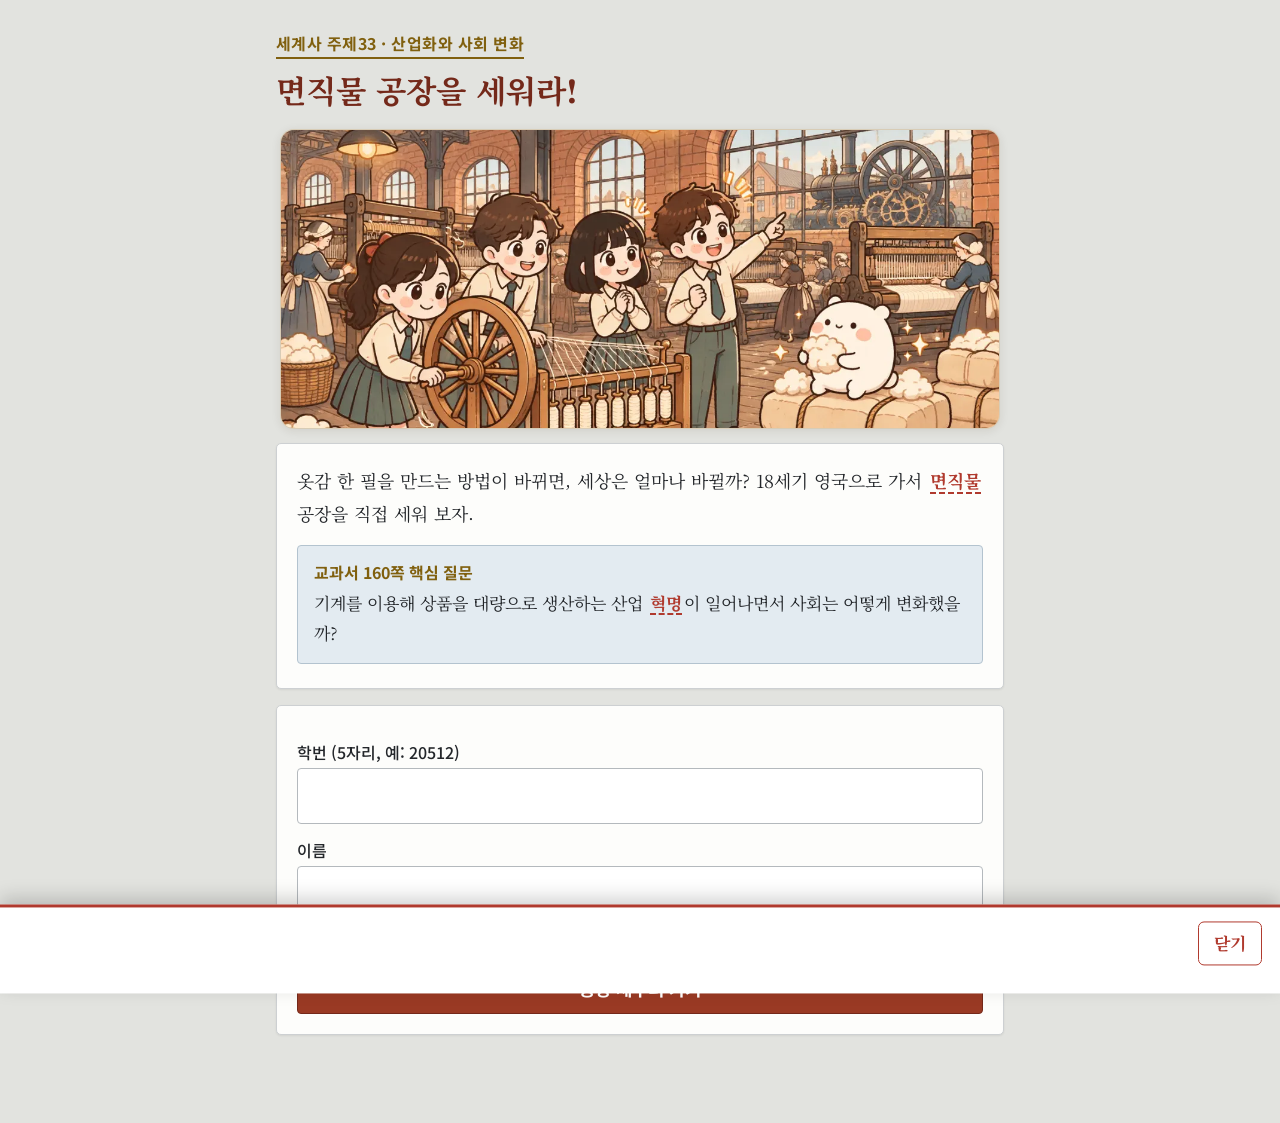
<file: index.html>
<!DOCTYPE html>
<html lang="ko">
<head>
<meta charset="UTF-8">
<!-- 포털 로그인 세션 자동 첨부(history26 v83) -->
<script>if(!/[?&]share=1/.test(location.search))document.write('<script src="https://hyonnie-t.github.io/history26/snippets/portal_auth.js"><\/script>');</script>
<meta name="viewport" content="width=device-width, initial-scale=1">
<title>면직물 공장을 세워라!</title>
<meta property="og:type" content="website">
<meta property="og:title" content="면직물 공장을 세워라!">
<meta property="og:image" content="https://hyonnie-t.github.io/IR-simulator/og-cover.jpg">
<meta property="og:image:width" content="1200">
<meta property="og:image:height" content="671">
<meta name="twitter:card" content="summary_large_image">
<link rel="preconnect" href="https://fonts.googleapis.com">
<link rel="preconnect" href="https://fonts.gstatic.com" crossorigin>
<link href="https://fonts.googleapis.com/css2?family=Noto+Serif+KR:wght@400;700&family=Noto+Sans+KR:wght@400;500;700&display=swap" rel="stylesheet">
<link rel="stylesheet" href="style.css?v=cover1">
</head>
<body>
<div id="previewBar" class="preview-bar" hidden>미리보기 모드 — 저장되지 않아</div>
<main class="page">
  <header class="book-head">
    <div class="eyebrow">세계사 주제33 · 산업화와 사회 변화</div>
    <h1 id="appTitle"></h1>
    <ol id="steps" class="steps" aria-label="진행 단계" hidden>
      <li data-k="ready">준비</li>
      <li data-k="machine">기계</li>
      <li data-k="move">운송</li>
      <li data-k="society">새 사회</li>
      <li data-k="wrap">마무리</li>
    </ol>
  </header>

  <!-- S0 도입 -->
  <section id="s0" class="screen">
    <figure class="cover-banner"><img src="cover.webp" width="1200" height="671" alt="" decoding="async"></figure>
    <div class="card">
      <p id="introQ" class="lead"></p>
      <blockquote class="textbook">
        <div id="coreLabel" class="box-label"></div>
        <p id="coreText"></p>
      </blockquote>
    </div>
    <div class="card">
      <label id="sidLabel" for="sid">학번 (5자리, 예: 20512)</label>
      <input id="sid" inputmode="numeric" maxlength="5" autocomplete="off">
      <label for="sname">이름</label>
      <input id="sname" autocomplete="off">
      <p id="startErr" class="err" role="alert"></p>
      <button id="startBtn" class="btn wide">공장 세우러 가기</button>
      <button id="recBtn" type="button" class="btn btn-ghost wide rec-open" hidden>내 기록 보기</button>
    </div>
    <div id="recBox" class="card" hidden>
      <p class="lead">이 기기에 남은 기록</p>
      <p class="note">이 브라우저에만 저장돼 있어. 다른 기기에서는 안 보이고, 브라우저 기록을 지우면 사라져.</p>
      <div id="recList"></div>
    </div>
  </section>

  <!-- S1 준비: 공장에 필요한 것 (160쪽) -->
  <section id="s1" class="screen" hidden>
    <div class="card">
      <div class="progress">1/4</div>
      <h2 id="s1Q"></h2>
      <label for="p1" id="s1GuessQ" class="q first"></label>
      <textarea id="p1" rows="1"></textarea>
    </div>
    <div class="card">
      <h3 id="s1MatchQ" class="first"></h3>
      <p id="s1How" class="note"></p>
      <details class="hint"><summary>💡 막막하면 힌트 보기</summary><p id="s1Hint"></p></details>
      <div class="tray">
        <div class="tray-label">공장에 필요한 것 낱말 카드</div>
        <div id="slotList" class="tag-list"></div>
      </div>
      <div class="fact-label">교과서 160쪽 문장 카드</div>
      <div id="factList" class="fact-list"></div>
      <p id="s1Msg" class="err" role="alert"></p>
      <button id="s1Check" class="btn wide">맞춰 보기</button>
    </div>
    <div id="s1Done" class="card" hidden>
      <blockquote class="textbook">
        <div id="s1DoneLabel" class="box-label"></div>
        <p id="s1DoneText"></p>
      </blockquote>
      <div class="sub-box">
        <div id="encLabel" class="box-label"></div>
        <p id="encText"></p>
      </div>
    </div>
    <div class="btn-row nav">
      <button id="s1Next" class="btn" disabled>다음: 기계 들이기</button>
    </div>
    <p id="s1Err" class="err" role="alert"></p>
  </section>

  <!-- S2 기계: 실 뽑기 + 방직기 (161쪽) -->
  <section id="s2" class="screen" hidden>
    <div class="card">
      <div class="progress">2/4</div>
      <p id="s2Q" class="lead"></p>
      <p id="s2Rule" class="note"></p>
      <div id="spinTabs" class="spin-tabs"></div>
      <div class="spin-stage">
        <div id="spinName" class="spin-name"></div>
        <p id="spinCap" class="spin-cap"></p>
        <div class="spin-row">
          <div class="spin-clock"><span id="spinTime">10.0</span><small>초</small></div>
          <button id="spinBtn" class="spin-pic-btn" type="button" aria-label="그림을 눌러 도구 돌리기">
            <img id="spinImg" src="img/wheel.jpg" alt="" width="480" height="480" draggable="false">
            <span id="spinBtnText" class="spin-hint">👆 그림을 눌러 시작</span>
            <span id="spinPops" class="spin-pops" aria-hidden="true"></span>
          </button>
          <div class="spin-count"><span id="spinCount">0</span><small>가닥</small></div>
        </div>
        <p id="spinPicNote" class="pic-note"></p>
        <div id="spinYarn" class="yarn" aria-hidden="true"></div>
      </div>
      <div id="spinResult" class="bars" aria-live="polite"></div>
    </div>

    <div id="loomCard" class="card" hidden>
      <h3 id="loomQ" class="first"></h3>
      <div class="loom-switch" role="radiogroup" aria-label="공장 종류">
        <div class="opt" role="radio" tabindex="0" id="loomHand" aria-checked="true"><span class="opt-box"></span><span class="opt-text">증기 기관이 없는 공장</span></div>
        <div class="opt" role="radio" tabindex="0" id="loomSteam" aria-checked="false"><span class="opt-box"></span><span class="opt-text">증기 기관 공장</span></div>
      </div>
      <p id="loomRule" class="note"></p>
      <div class="workers" id="workers" aria-label="일할 사람"></div>
      <p id="workerHow" class="note"></p>
      <div id="engineBox" class="engine-box" hidden>
        <figure class="pic engine-pic"><img id="engineImg" src="img/engine.jpg" alt="증기 기관 그림" width="480" height="480"><figcaption id="enginePicNote"></figcaption></figure>
        <div class="engine-side">
          <div class="engine-title">⚙️ 증기 기관 <span class="engine-state"></span></div>
          <button id="engineBtn" class="btn btn-ghost btn-sm" type="button"></button>
        </div>
        <div class="power-line" aria-hidden="true">힘 ↓ 축과 벨트를 따라 방직기로</div>
      </div>
      <div id="loomGrid" class="loom-grid"></div>
      <p id="loomMsg" class="note" role="status"></p>
    </div>

    <div id="s2Done" class="card" hidden>
      <blockquote class="textbook">
        <div id="s2DoneLabel" class="box-label"></div>
        <p id="s2DoneText"></p>
      </blockquote>
      <label for="w1" id="s2WriteQ" class="q"></label>
      <details class="hint"><summary>💡 막막하면 힌트 보기</summary><p id="s2Hint"></p></details>
      <textarea id="w1" rows="2"></textarea>
      <div class="count" id="w1c"></div>
    </div>
    <div class="btn-row nav">
      <button id="s2Back" class="btn btn-ghost">이전</button>
      <button id="s2Next" class="btn" disabled>다음: 천 보내기</button>
    </div>
    <p id="s2Err" class="err" role="alert"></p>
  </section>

  <!-- S3 운송 (161쪽) -->
  <section id="s3" class="screen" hidden>
    <div class="card">
      <div class="progress">3/4</div>
      <p id="s3Q" class="lead"></p>
      <h3 id="landQ" class="first"></h3>
      <div id="landPick" class="opt-list opt-row"></div>
      <h3 id="seaQ"></h3>
      <div id="seaPick" class="opt-list opt-row"></div>
      <button id="goBtn" class="btn wide"></button>
      <div id="race" class="race" hidden></div>
      <p id="routeMsg" class="note" role="status"></p>
    </div>
    <div id="steamCard" class="card" hidden>
      <h3 id="steamQ" class="first"></h3>
      <details class="hint"><summary>💡 막막하면 힌트 보기</summary><p id="s3Hint"></p></details>
      <div id="steamList" class="opt-list"></div>
      <p id="steamMsg" class="err" role="alert"></p>
      <button id="steamCheck" class="btn wide">확인</button>
    </div>
    <div id="s3Done" class="card" hidden>
      <blockquote class="textbook">
        <div id="s3DoneLabel" class="box-label"></div>
        <p id="s3DoneText"></p>
      </blockquote>
    </div>
    <div class="btn-row nav">
      <button id="s3Back" class="btn btn-ghost">이전</button>
      <button id="s3Next" class="btn" disabled>다음: 새로운 사회</button>
    </div>
  </section>

  <!-- S4 새 사회 (162쪽) -->
  <section id="s4" class="screen" hidden>
    <div class="card">
      <div class="progress">4/4</div>
      <p id="s4Q" class="lead"></p>
      <details class="hint"><summary>💡 막막하면 힌트 보기</summary><p id="s4Hint"></p></details>
      <div id="roleList" class="role-list"></div>
      <p id="roleMsg" class="err" role="alert"></p>
      <button id="roleCheck" class="btn wide">확인</button>
    </div>
    <div id="orderCard" class="card" hidden>
      <h3 id="orderQ" class="first"></h3>
      <ol id="orderList" class="order-list"></ol>
      <p id="orderMsg" class="err" role="alert"></p>
      <button id="orderCheck" class="btn wide">확인</button>
    </div>
    <div id="s4Done" class="card" hidden>
      <blockquote class="textbook">
        <div id="s4DoneLabel" class="box-label"></div>
        <p id="s4DoneText"></p>
        <p id="s4DoneSpread"></p>
      </blockquote>
    </div>
    <div class="btn-row nav">
      <button id="s4Back" class="btn btn-ghost">이전</button>
      <button id="s4Next" class="btn" disabled>다음: 마무리 글</button>
    </div>
  </section>

  <!-- S5 마무리 -->
  <section id="s5" class="screen" hidden>
    <div class="card">
      <h2 id="wrapQ"></h2>
      <div id="gearList" class="gear-list"></div>
      <label for="w2" id="wrapWriteQ" class="q"></label>
      <p id="wrapMust" class="must"></p>
      <details class="hint"><summary>💡 막막하면 힌트 보기</summary><p id="wrapHint"></p></details>
      <textarea id="w2" rows="6"></textarea>
      <div class="count" id="w2c"></div>
      <p id="s5Err" class="err" role="alert"></p>
    </div>
    <div class="card">
      <p id="wrapGuide" class="lead"></p>
      <div id="summary" class="summary"></div>
      <p id="bodyCount" class="note"></p>
      <p id="outErr" class="err" role="alert"></p>
      <div class="btn-row">
        <button id="submitBtn" class="btn">제출</button>
        <button id="copyBtn" class="btn btn-ghost"></button>
      </div>
      <p id="outMsg" class="note" role="status"></p>
      <div class="padlet-box">
        <p id="padletGuide" class="padlet-guide">제출하고 나서 글을 복사해서, 우리 반 패들렛에 붙여넣어 올려 줘.</p>
        <a id="padletBtn" class="btn btn-ghost wide" target="_blank" rel="noopener" hidden></a>
        <p id="padletMsg" class="note"></p>
      </div>
      <button id="exampleBtn" class="btn btn-ghost wide" disabled aria-expanded="false"></button>
      <p id="exampleLock" class="note">글을 제출하면 예시 글을 볼 수 있어.</p>
      <div id="examples" class="examples" hidden></div>
    </div>
    <div class="btn-row nav">
      <button id="s5Back" class="btn btn-ghost">이전</button>
    </div>
  </section>
</main>
<div id="toast" class="toast" role="status" hidden></div>
<script src="focus_guard.js"></script>
<script src="glossary.js"></script>
<script src="draft_guard.js"></script>
<script src="data.js"></script>
<script src="logic.js"></script>
<script src="app.js"></script>
</body>
</html>
</file>
<file: style.css>
/* 색: 18세기 영국 면직물 공장. 다른 차시(바랜 종이 바탕 + 먹색/남색/청록 + 적갈색 강조)와 겹치지 않게
   «종이» 대신 석탄 연기 회색 바탕, 주 색은 공장 벽돌 빨강(버튼·단계 막대), 선택·완료는 증기 기관 놋쇠 황동색, 교과서 상자는 수증기 하늘빛.
   (2026-10-29 효니 지적 «주제마다 색 바꾸기로 했는데 계속 똑같다» 반영. 변수 이름은 그대로 두고 값만 바꿨다:
   --soot = 주 색(벽돌 빨강), --brick = 선택 강조(놋쇠).) 본문은 세리프, 라벨·버튼만 산세리프. */
:root{
  --paper:#e2e3df;--page:#fdfdfb;--ink:#23262a;--muted:#545a60;--line:#cdd0d2;
  --soot:#9a3a24;--soot-deep:#74291a;
  --brick:#80600f;--brick-wash:#fbf0d0;
  --brass:#80600f;--brass-wash:#fbf0d0;
  --steam:#e3ebf1;--steam-line:#b3c3cf;
  --alert:#a3261a;
  --olive-wash:#eaebdd;--olive:#4d5230;
  --serif:"Noto Serif KR","Batang",serif;--sans:"Noto Sans KR","Apple SD Gothic Neo","Malgun Gothic",sans-serif
}
*{box-sizing:border-box}
[hidden]{display:none!important}
html{font-size:17px}
body{margin:0;background:var(--paper);color:var(--ink);font-family:var(--serif);line-height:1.8}
.page{max-width:760px;margin:0 auto;padding:12px 16px 72px}
.preview-bar{background:var(--brick);color:#fff;text-align:center;padding:6px;font:500 16px var(--sans)}

/* 머리 */
.book-head{padding:16px 0 4px}
.eyebrow{display:inline-block;color:var(--brick);font:700 16px var(--sans);letter-spacing:.03em;border-bottom:2px solid var(--brick);padding-bottom:2px}
h1{font:700 1.85rem/1.35 var(--serif);margin:10px 0 14px;color:var(--soot-deep)}
h2{font:700 1.25rem/1.55 var(--serif);margin:0 0 14px;color:var(--soot-deep)}
h3{font:700 1.08rem/1.55 var(--serif);margin:22px 0 10px;color:var(--soot-deep)}
h3.first{margin-top:0}
.steps{list-style:none;display:flex;margin:0 0 14px;padding:0;border:1px solid var(--line);border-radius:4px;overflow:hidden;background:var(--page)}
.steps li{flex:1;text-align:center;padding:9px 4px;color:var(--muted);font:500 16px/1.3 var(--sans);border-right:1px solid var(--line)}
.steps li:last-child{border-right:0}
.steps li.on{background:var(--soot);color:#fff}
.steps li.done{background:var(--brass-wash);color:var(--soot-deep)}
.steps li.done::before{content:"✓ "}

/* 카드(책 페이지) */
.card{background:var(--page);border:1px solid var(--line);border-radius:5px;padding:20px;margin-bottom:16px;box-shadow:0 1px 2px rgba(35,38,42,.08)}
.lead{margin:0 0 16px;font-size:1.05rem}
.note{color:var(--muted);margin:10px 0 0;font:16px/1.6 var(--sans)}
.note.warn{color:var(--alert);font-weight:700}
.progress{display:inline-block;margin-bottom:10px;padding:1px 12px;border:1px solid var(--soot);border-radius:999px;color:var(--soot);font:700 16px var(--sans)}
.box-label{font:700 16px var(--sans);color:var(--brick);margin-bottom:4px}
.textbook{margin:0 0 4px;padding:14px 16px;background:var(--steam);border:1px solid var(--steam-line);border-radius:4px}
.textbook p{margin:0}
.textbook p+p{margin-top:8px}
.sub-box{margin-top:14px;padding:12px 16px;border:1px solid #e3cf8f;background:var(--brass-wash);border-radius:4px}
.sub-box p{margin:0}
label{display:block;margin:14px 0 4px;font:500 16px var(--sans)}
label.q{font:700 1.08rem/1.55 var(--serif);margin:22px 0 8px;color:var(--soot-deep)}
label.q.first{margin-top:0}
input,textarea{width:100%;font:inherit;font-size:17px;padding:12px 14px;border:1px solid #b4b9bd;border-radius:4px;background:#fff;color:var(--ink)}
textarea{resize:vertical;line-height:1.7}
textarea[readonly]{background:#eef0f1;color:var(--muted)}
input:focus,textarea:focus,button:focus-visible,summary:focus-visible,.opt:focus-visible,.slot:focus-visible,.fact:focus-visible,.tag:focus-visible,.spot:focus-visible,.worker.free:focus-visible,.gear:focus-visible,a:focus-visible{outline:3px solid #c9a645;outline-offset:1px}
.count{color:var(--muted);font:16px var(--sans);text-align:right;margin-top:2px}
.must{margin:0 0 8px;padding:8px 12px;border:1px dashed var(--brass);border-radius:4px;font:16px/1.6 var(--sans);color:var(--soot-deep)}

/* 버튼 */
.btn{display:inline-flex;align-items:center;justify-content:center;min-height:52px;padding:10px 24px;font:700 1.05rem var(--sans);color:#fff;background:var(--soot);border:1px solid var(--soot-deep);border-radius:4px;cursor:pointer;text-decoration:none;margin-top:12px}
.btn:hover:not(:disabled){background:var(--soot-deep)}
.btn:active:not(:disabled){transform:translateY(1px)}
.btn-sm{min-height:44px;min-width:44px;padding:4px 12px;font-size:16px;margin-top:0}
.btn-ghost{background:#fff;color:var(--soot-deep);border:1px solid #9aa1a7}
.btn-ghost:hover:not(:disabled){background:var(--brass-wash)}
.btn.wide{width:100%}
.btn:disabled{opacity:.45;cursor:not-allowed}
.btn-row{display:flex;gap:10px;flex-wrap:wrap}
.nav{flex-wrap:nowrap}
.nav .btn-ghost{flex:0 0 30%}
.nav .btn:not(.btn-ghost){flex:1}
.btn-row:not(.nav) .btn{flex:1}
.err{color:var(--alert);font:700 16px var(--sans);min-height:1.2em;margin:8px 0 0}

/* 선택지: 꽉 찬 채우기 대신 옅은 워시 + 체크 */
.opt-list{display:flex;flex-direction:column;gap:10px}
.opt-row{flex-direction:row;flex-wrap:wrap}
.opt-row .opt{flex:1 1 200px}
.opt{display:flex;gap:12px;align-items:center;padding:12px 14px;border:1px solid #b4b9bd;border-radius:4px;background:#fff;cursor:pointer;min-height:52px}
.opt-box{flex:none;width:26px;height:26px;border:2px solid #878e94;border-radius:50%;display:flex;align-items:center;justify-content:center;color:#fff;font:700 16px var(--sans)}
.opt-box.sq{border-radius:4px}
.opt-text{margin:0}
.opt[aria-checked="true"]{border-color:var(--brick);background:var(--brick-wash)}
.opt[aria-checked="true"] .opt-box{background:var(--brick);border-color:var(--brick)}
.opt[aria-checked="true"] .opt-box::after{content:"✓"}

/* 힌트 */
.hint{margin:0 0 12px;padding:0 14px;background:var(--olive-wash);border-radius:4px}
.hint summary{cursor:pointer;min-height:44px;display:flex;align-items:center;font:500 16px var(--sans);color:var(--olive)}
.hint p{margin:0 0 12px}

/* 1단: 낱말 카드(짧다)를 문장 카드(길다)에 끌어다 붙인다. 낱말 카드 칸은 스크롤해도 위에 붙어 있다. */
.tray{position:sticky;top:0;z-index:5;margin:0 -8px 14px;padding:10px 8px;background:var(--page);border-bottom:2px solid var(--line)}
.tray-label,.fact-label{font:700 16px var(--sans);color:var(--soot-deep);margin-bottom:8px}
.tag-list{display:flex;flex-wrap:wrap;gap:8px;min-height:52px;align-items:center}
.tag-list .note{margin:0}
.tag{display:inline-flex;align-items:center;gap:6px;min-height:48px;padding:6px 14px;border:2px solid var(--soot);border-radius:999px;background:#fff;color:var(--soot-deep);font:700 16px var(--sans);cursor:grab;touch-action:none;user-select:none;-webkit-user-select:none}
.tag-icon{font-size:1.2rem}
.tag[aria-pressed="true"]{background:var(--brick-wash);border-color:var(--brick);box-shadow:0 0 0 3px var(--brick)}
.tag.lifted{opacity:.35}
.tag.ghost{position:fixed;z-index:1000;pointer-events:none;transform:translate(-50%,-60%) rotate(-3deg);box-shadow:0 6px 16px rgba(35,38,42,.3);cursor:grabbing}
.tag.stuck{cursor:grab;touch-action:none;background:var(--brick-wash)}
.fact-list{display:flex;flex-direction:column;gap:12px}
.fact{display:grid;grid-template-columns:1fr 13em;gap:12px;align-items:center;padding:14px 16px;border:2px solid #b4b9bd;border-radius:6px;background:#fff;cursor:pointer;min-height:92px}
.fact-text{margin:0;font-size:1.05rem}
.pocket{display:flex;align-items:center;justify-content:center;min-height:64px;border:2px dashed #9aa1a7;border-radius:8px;background:#f6f6f3;padding:6px}
.pocket-empty{color:var(--muted);font:16px var(--sans);text-align:center}
.fact.filled{border-color:var(--soot)}
.fact.filled .pocket{border-style:solid;border-color:transparent;background:none}
.fact.ready .pocket,.fact.hover .pocket{border-color:var(--brick);background:var(--brick-wash)}
.fact.hover{box-shadow:0 0 0 3px var(--brick)}
.fact.ok{border-color:var(--brass);background:var(--brass-wash)}

/* 설명용 그림 */
.pic{margin:0;text-align:center}
.pic img{display:block;width:100%;height:auto;border-radius:6px;border:1px solid var(--line);background:#faf8f2}
.pic figcaption{font:14px/1.4 var(--sans);color:var(--muted);margin-top:2px}

/* 2단: 실 뽑기 */
.spin-tabs{display:flex;gap:8px;flex-wrap:wrap;margin:14px 0 10px}
.spin-tab{flex:1 1 140px;min-height:48px;padding:6px 10px;border:1px solid #b4b9bd;border-radius:4px;background:#fff;color:var(--soot-deep);font:500 16px var(--sans);cursor:pointer}
.spin-tab[aria-checked="true"]{border-color:var(--brick);background:var(--brick-wash);font-weight:700}
.spin-tab:disabled{opacity:.5;cursor:not-allowed}
.spin-stage{border:1px solid var(--line);border-radius:5px;padding:14px;background:#fff}
.spin-name{font:700 1.05rem var(--sans);color:var(--soot-deep)}
.spin-cap{margin:4px 0 12px;color:var(--muted);font-size:16px;line-height:1.6}
.spin-row{display:flex;align-items:center;justify-content:space-between;gap:12px}
.spin-clock,.spin-count{flex:1;text-align:center;font:700 1.9rem var(--sans);color:var(--soot-deep)}
.spin-clock small,.spin-count small{display:block;font:500 16px var(--sans);color:var(--muted)}
/* 그림이 곧 버튼: 누를 때마다 한 번 «돌고»(kick), 도는 동안(running)은 덜컹거린다 */
.spin-pic-btn{position:relative;flex:none;width:240px;padding:0;border:3px solid var(--brass);border-radius:10px;background:#faf8f2;cursor:pointer;overflow:visible;touch-action:manipulation;user-select:none;-webkit-user-select:none;-webkit-tap-highlight-color:transparent}
.spin-pic-btn img{display:block;width:100%;height:auto;border-radius:7px;pointer-events:none}
.spin-pic-btn:hover{border-color:var(--brick)}
.spin-pic-btn.running{border-color:var(--brick)}
.spin-pic-btn.running img{animation:rattle .18s linear infinite}
.spin-pic-btn.kick img{animation:kick .25s ease-out}
.spin-hint{position:absolute;left:50%;bottom:8px;transform:translateX(-50%);white-space:nowrap;padding:4px 12px;border-radius:999px;background:rgba(35,38,42,.82);color:#fff;font:700 16px var(--sans)}
.spin-pops{position:absolute;inset:0;pointer-events:none}
.spin-pop{position:absolute;top:30%;font:800 1.4rem var(--sans);color:var(--brick);text-shadow:0 0 4px #fff,0 0 2px #fff;animation:pop .9s ease-out forwards}
@keyframes kick{0%{transform:rotate(0) scale(1)}40%{transform:rotate(-3deg) scale(1.04)}100%{transform:rotate(0) scale(1)}}
@keyframes rattle{0%,100%{transform:translate(0,0)}25%{transform:translate(1px,-1px)}75%{transform:translate(-1px,1px)}}
@keyframes pop{from{opacity:1;transform:translateY(0)}to{opacity:0;transform:translateY(-60px)}}
.pic-note{margin:4px 0 0;text-align:center;font:14px/1.4 var(--sans);color:var(--muted)}
/* 실 묶음: 누른 만큼 실 가닥이 늘어난다 */
.yarn{display:flex;flex-wrap:wrap;gap:3px;justify-content:center;min-height:6px;margin-top:8px}
.strand{width:4px;height:26px;border-radius:2px;background:#e7dcc3;box-shadow:inset 0 0 0 1px #c9b98f;animation:grow .25s ease-out}
.strand.s-jenny{background:repeating-linear-gradient(90deg,#e7dcc3 0 1px,#fff 1px 2px);width:10px}
.strand.s-jenny2{background:repeating-linear-gradient(90deg,#e7dcc3 0 1px,#fff 1px 2px);width:24px}
@keyframes grow{from{transform:scaleY(0)}to{transform:scaleY(1)}}
.bars{margin-top:14px}
.bars-title{font:700 16px var(--sans);color:var(--soot-deep);margin-bottom:6px}
.bar-row{display:grid;grid-template-columns:9.5em 1fr 6.5em;align-items:center;gap:8px;margin-bottom:6px;font:16px var(--sans)}
.bar-track{height:18px;background:var(--steam);border-radius:3px;overflow:hidden}
.bar-fill{height:100%;background:var(--brick);transition:width .6s}
.bar-num{text-align:right;font-weight:700}

/* 2단: 방직기 */
.loom-switch{display:flex;gap:10px;flex-wrap:wrap}
.loom-switch .opt{flex:1 1 200px}
/* 일꾼 배치: 위 줄의 사람(👷)을 끌어다 방직기 빈자리에 놓는다 */
.workers{display:flex;align-items:center;flex-wrap:wrap;gap:10px;margin:14px 0 4px;padding:8px 10px;min-height:3.6rem;border:2px dashed #c9c4bd;border-radius:6px;background:#fff}
.workers.idle{border-color:var(--brass)}
.worker{display:inline-flex;align-items:center;justify-content:center;width:52px;height:52px;border-radius:50%;font-size:1.8rem;line-height:1}
.worker.free{background:var(--brass-wash);border:2px solid var(--brass);cursor:grab;touch-action:none;user-select:none;-webkit-user-select:none}
.worker.free.sel{border-color:var(--brick);box-shadow:0 0 0 3px var(--brick)}
.worker.lifted{opacity:.35}
.worker.ghost{position:fixed;z-index:1000;pointer-events:none;transform:translate(-50%,-60%);background:var(--brass-wash);border:2px solid var(--brick);box-shadow:0 6px 16px rgba(35,38,42,.3)}
.worker.placed{width:40px;height:40px;font-size:1.5rem;background:var(--brass-wash);border:2px solid var(--brass)}
.worker-note{font:16px var(--sans);color:var(--muted)}
.workers.idle .worker-note{color:var(--soot-deep);font-weight:700}
.spot{cursor:pointer;border-radius:6px}
.spot.ready .seat-empty,.spot.hover .seat-empty{border-color:var(--brick);background:var(--brick-wash);color:var(--brick)}
.spot.hover{box-shadow:0 0 0 3px var(--brick)}
.seat{display:flex;align-items:center;justify-content:center;min-height:46px}
.seat-empty{display:inline-flex;align-items:center;justify-content:center;width:100%;min-height:42px;border:2px dashed #b4b9bd;border-radius:6px;font:500 15px var(--sans);color:var(--muted)}
/* 증기 기관: 기관 → 축(방직기 줄 위 막대) → 벨트 → 방직기. 멈추면(halted) 모두 선다. */
.engine-box{display:grid;grid-template-columns:150px 1fr;gap:14px;align-items:center;margin:12px 0 6px;padding:12px;border:2px solid var(--brass);border-radius:6px;background:var(--brass-wash)}
.engine-title{font:700 1.05rem var(--sans);color:var(--soot-deep);margin-bottom:8px}
.engine-state::before{content:"멈춰 있음";font:500 16px var(--sans);color:var(--muted)}
.engine-box.run .engine-state::before{content:"돌아가는 중";color:var(--soot)}
.engine-box.off .engine-state::before{content:"멈춤!";color:var(--alert);font-weight:700}
.engine-box.run .engine-pic img{animation:chug .5s ease-in-out infinite alternate}
.power-line{grid-column:1/-1;text-align:center;font:700 16px var(--sans);color:var(--soot-deep)}
.engine-box.off .power-line{opacity:.35;text-decoration:line-through}
@keyframes chug{from{transform:translateY(0)}to{transform:translateY(-2px)}}
.loom-grid.steam{display:flex;flex-direction:column;gap:12px}
.loom-row{display:grid;grid-template-columns:64px repeat(3,1fr);gap:10px;align-items:end;padding:30px 8px 8px;border:1px solid var(--line)}
.loom-row .seat-empty{min-height:96px;font-size:14px}
.loom-grid.steam .loom::after{content:"";position:absolute;left:-6px;right:-6px;top:-25px;height:8px;border-radius:4px;background:repeating-linear-gradient(90deg,var(--soot) 0 10px,var(--brass) 10px 20px);animation:shaft .6s linear infinite}
.loom-grid.halted .loom::after{animation:none;filter:grayscale(1);opacity:.6}
.belt{position:absolute;left:50%;top:-18px;width:6px;height:18px;margin-left:-3px;background:repeating-linear-gradient(180deg,#5b4a2e 0 4px,#9b845a 4px 8px)}
.loom.on .belt{animation:belt .3s linear infinite}
.loom-grid.halted .loom .belt,.loom-grid.halted .loom.on .cloth,.loom-grid.halted .loom.on .shuttle{animation-play-state:paused}
.loom-grid.halted .loom.on{background:#f1f1ee;border-color:#9aa1a7}
.loom-grid.steam .loom.on .shuttle{animation-duration:.22s}
@keyframes shaft{to{background-position:40px 0}}
@keyframes belt{to{background-position:0 8px}}
.loom-grid{display:grid;grid-template-columns:repeat(3,1fr);gap:10px}
.loom-grid:not(.steam) .spot{display:flex;flex-direction:column;gap:6px}
.loom{position:relative;overflow:visible;min-height:96px;border:1px solid #b4b9bd;border-radius:4px;background:#fff;padding:10px}
.loom.on{border-color:var(--brick);background:var(--brick-wash)}
.loom-frame{position:relative;display:block;height:56px;border:3px solid var(--soot);border-top-width:6px;border-radius:2px;overflow:hidden}
.cloth{position:absolute;left:0;right:0;bottom:0;height:0;background:repeating-linear-gradient(90deg,#fff 0 4px,#dfe4e8 4px 8px)}
.shuttle{position:absolute;top:40%;left:4px;width:16px;height:8px;border-radius:4px;background:var(--brass)}
.loom.on .cloth{animation:weave 3s linear infinite}
.loom.on .shuttle{animation:shuttle .5s ease-in-out infinite alternate}
.loom-no{position:absolute;top:4px;right:8px;font:700 16px var(--sans);color:var(--muted)}
@keyframes weave{from{height:0}to{height:100%}}
@keyframes shuttle{from{left:4px}to{left:calc(100% - 20px)}}

/* 3단: 운송 */
/* 네 길을 한 번에: 왼쪽 절반은 육지(공장→항구), 오른쪽 절반은 바다(항구→먼 시장) */
.race{margin-top:16px;display:flex;flex-direction:column;gap:10px}
.race-ends{display:flex;justify-content:space-between;font:700 16px var(--sans);color:var(--soot-deep)}
.lane{padding:6px 8px 8px;border:1px solid var(--line);border-radius:6px;background:#fff}
.lane.mine{border:2px solid var(--brick);background:var(--brick-wash)}
.lane-name{display:flex;align-items:center;flex-wrap:wrap;gap:6px;font:500 16px var(--sans);color:var(--soot-deep);margin-bottom:4px}
.mine-badge{padding:0 10px;border-radius:999px;background:var(--brick);color:#fff;font:700 14px var(--sans)}
.lane-rank{margin-left:auto;font-weight:700;color:var(--brick)}
.lane-track{--runner-w:84px;position:relative;display:flex;height:58px;border-radius:4px;overflow:hidden}
.leg-land{flex:1;background:repeating-linear-gradient(90deg,#d6d1c9 0 14px,#e2ddd6 14px 28px);border-right:3px solid var(--soot)}
.leg-sea{flex:1;background:linear-gradient(#dbe7ec,#c4d6de)}
.runner{position:absolute;left:0;bottom:2px;width:var(--runner-w)}
.runner img{display:block;width:100%;height:auto;mix-blend-mode:multiply}
/* 증기로 가는 동안 굴뚝에서 매연이 뒤로 퍼진다 */
.runner.smoke::before,.runner.smoke::after{content:"";position:absolute;left:30%;top:-2px;width:16px;height:16px;border-radius:50%;background:rgba(60,60,60,.55);animation:puff .7s linear infinite}
.runner.smoke::after{animation-delay:.35s}
@keyframes puff{from{opacity:.8;transform:translate(0,0) scale(.6)}to{opacity:0;transform:translate(-40px,-12px) scale(1.8)}}

/* 4단: 자본가/노동자, 순서 */
.role-list{display:flex;flex-direction:column;gap:12px}
.role-row{padding:12px;border:1px solid var(--line);border-radius:4px;background:#fff}
.role-row.wrong{border-color:var(--brick);box-shadow:0 0 0 2px var(--brick) inset}
.role-text{margin:0 0 8px}
.role-pick{display:flex;gap:8px}
.role-pick .opt{flex:1;min-height:48px;padding:8px 12px}
.order-list{list-style:none;margin:0;padding:0;display:flex;flex-direction:column;gap:8px}
.order-item{display:flex;align-items:center;gap:8px;padding:8px 10px;border:1px solid #b4b9bd;border-radius:4px;background:#fff}
.order-no{flex:none;width:30px;height:30px;border-radius:50%;background:var(--soot);color:#fff;display:flex;align-items:center;justify-content:center;font:700 16px var(--sans)}
.order-name{flex:1}

/* 마무리: 톱니바퀴 */
.gear-list{display:grid;grid-template-columns:repeat(2,1fr);gap:10px}
.gear{display:flex;align-items:center;gap:10px;padding:12px;border:1px solid #b4b9bd;border-radius:5px;background:#fff;cursor:pointer;min-height:84px}
.gear-icon svg{width:52px;height:52px;display:block}
.gear-body{fill:#aab0b5}
.gear-hole{fill:#fff}
.gear-text{display:flex;flex-direction:column}
.gear-name{font:700 1.05rem var(--sans);color:var(--soot-deep)}
.gear-sub{font:16px/1.5 var(--sans);color:var(--muted)}
.gear[aria-checked="true"]{border-color:var(--brass);background:var(--brass-wash)}
.gear[aria-checked="true"] .gear-body{fill:var(--brass)}
.gear[aria-checked="true"] .gear-icon svg{animation:turn 4s linear infinite}
@keyframes turn{to{transform:rotate(360deg)}}

.summary{padding:14px 16px;border:1px solid var(--line);border-radius:4px;background:#fff}
.summary p{margin:0 0 6px;white-space:pre-wrap}
.sum-head{font-weight:700;color:var(--soot-deep)}
.padlet-box{margin-top:18px;padding:14px;background:var(--steam);border-radius:4px}
.padlet-guide{margin:0 0 4px}
.examples{margin-top:14px;display:flex;flex-direction:column;gap:12px}
.example{padding:14px 16px;border:1px dashed #9aa1a7;border-radius:4px;background:#fff}
.example p{margin:6px 0 0}
.badge{display:inline-block;padding:1px 12px;border-radius:999px;background:var(--brick-wash);color:var(--brick);border:1px solid #e3cf8f;font:700 16px var(--sans)}
#exampleBtn{margin-top:18px}

.toast{position:fixed;left:50%;bottom:24px;transform:translateX(-50%);max-width:90vw;padding:12px 20px;border-radius:4px;background:var(--soot-deep);color:#fff;font:700 16px var(--sans);box-shadow:0 2px 8px rgba(0,0,0,.25);z-index:50}
.term{border-bottom:2px dotted var(--brick)}

@media (prefers-reduced-motion:reduce){
  .loom.on .cloth,.loom.on .shuttle,.loom.on .belt,.loom-grid.steam .loom::after,.engine-box.run .engine-pic img,.gear[aria-checked="true"] .gear-icon svg{animation:none}
  .spin-pic-btn.running img,.spin-pic-btn.kick img,.runner.smoke::before,.runner.smoke::after{animation:none}
}

/* 태블릿 가로(1180)·세로(768~820): 기본값. 폰(≤560) */
@media (max-width:560px){
  h1{font-size:1.55rem}
  .steps li{padding:8px 2px;font-size:16px}
  .steps li.done::before{content:none}
  .card{padding:16px}
  .spin-pic-btn{width:170px}
  .spin-hint{font-size:14px;padding:3px 8px}
  .spin-clock,.spin-count{font-size:1.5rem}
  .loom-row{grid-template-columns:50px repeat(3,1fr);gap:6px;padding:30px 6px 6px}
  .loom-row .loom{padding:6px;min-height:80px}
  .loom-row .loom-frame{height:44px}
  .lane-track{--runner-w:64px;height:46px}
  .bar-row{grid-template-columns:1fr 6em;}
  .bar-row .bar-name{grid-column:1/-1}
  .loom-grid{grid-template-columns:repeat(2,1fr)}
  .fact{grid-template-columns:1fr}
  .pocket{min-height:56px}
  .engine-box{grid-template-columns:96px 1fr;gap:10px}
  .gear-list{grid-template-columns:1fr}
  .opt-row .opt{flex-basis:100%}
  .nav .btn-ghost{flex-basis:28%}
}
.rec-open{margin-top:10px}
.rec-item{border-top:1px solid var(--line);padding:14px 0}
.rec-head{font:700 1rem var(--sans);margin:0 0 6px}
.rec-line{margin:4px 0;white-space:pre-wrap;word-break:break-word}
.rec-btns{margin-top:10px}

/* 표지 그림(2026-11-09): 노션 «만든 웹앱» 카드와 같은 그림을 첫 화면 위에 둔다. 글자 없는 장식 그림이라 alt="".
 * 폰은 2:1, 768px 이상은 폭 720px 가운데에 12:5(낮은 가로 화면은 3:1)로 위아래를 조금 잘라 입력 칸이 첫 화면에 보이게 한다.
 * 움직임: 처음 보일 때 한 번 살짝 떠오름(opacity·transform만). 움직임 줄이기 설정이면 끈다. */
.cover-banner{margin:0 0 14px; border-radius:14px; overflow:hidden; aspect-ratio:2/1;
  background:#efe4cf; border:1px solid rgba(80,60,30,.14); box-shadow:0 2px 10px rgba(60,40,20,.10);
  animation:coverIn .5s ease-out both;}
.cover-banner img{display:block; width:100%; height:100%; object-fit:cover;}
@media (min-width:768px){ .cover-banner{aspect-ratio:12/5; max-width:720px; margin-inline:auto;} }
@media (min-width:768px) and (max-height:860px){ .cover-banner{aspect-ratio:3/1;} }
/* 이 앱은 도입 글이 길어 폰·낮은 가로 화면에서 배너를 더 납작하게(입력 칸이 첫 화면에 들게, 2026-11-09 검토) */
@media (max-width:767px){ .cover-banner{aspect-ratio:3/1;} }
@media (min-width:768px) and (max-height:860px){ .cover-banner{aspect-ratio:4/1;} }
@keyframes coverIn{from{opacity:0; transform:translateY(8px);} to{opacity:1; transform:none;}}
@media (prefers-reduced-motion: reduce){ .cover-banner{animation:none;} }
</file>
